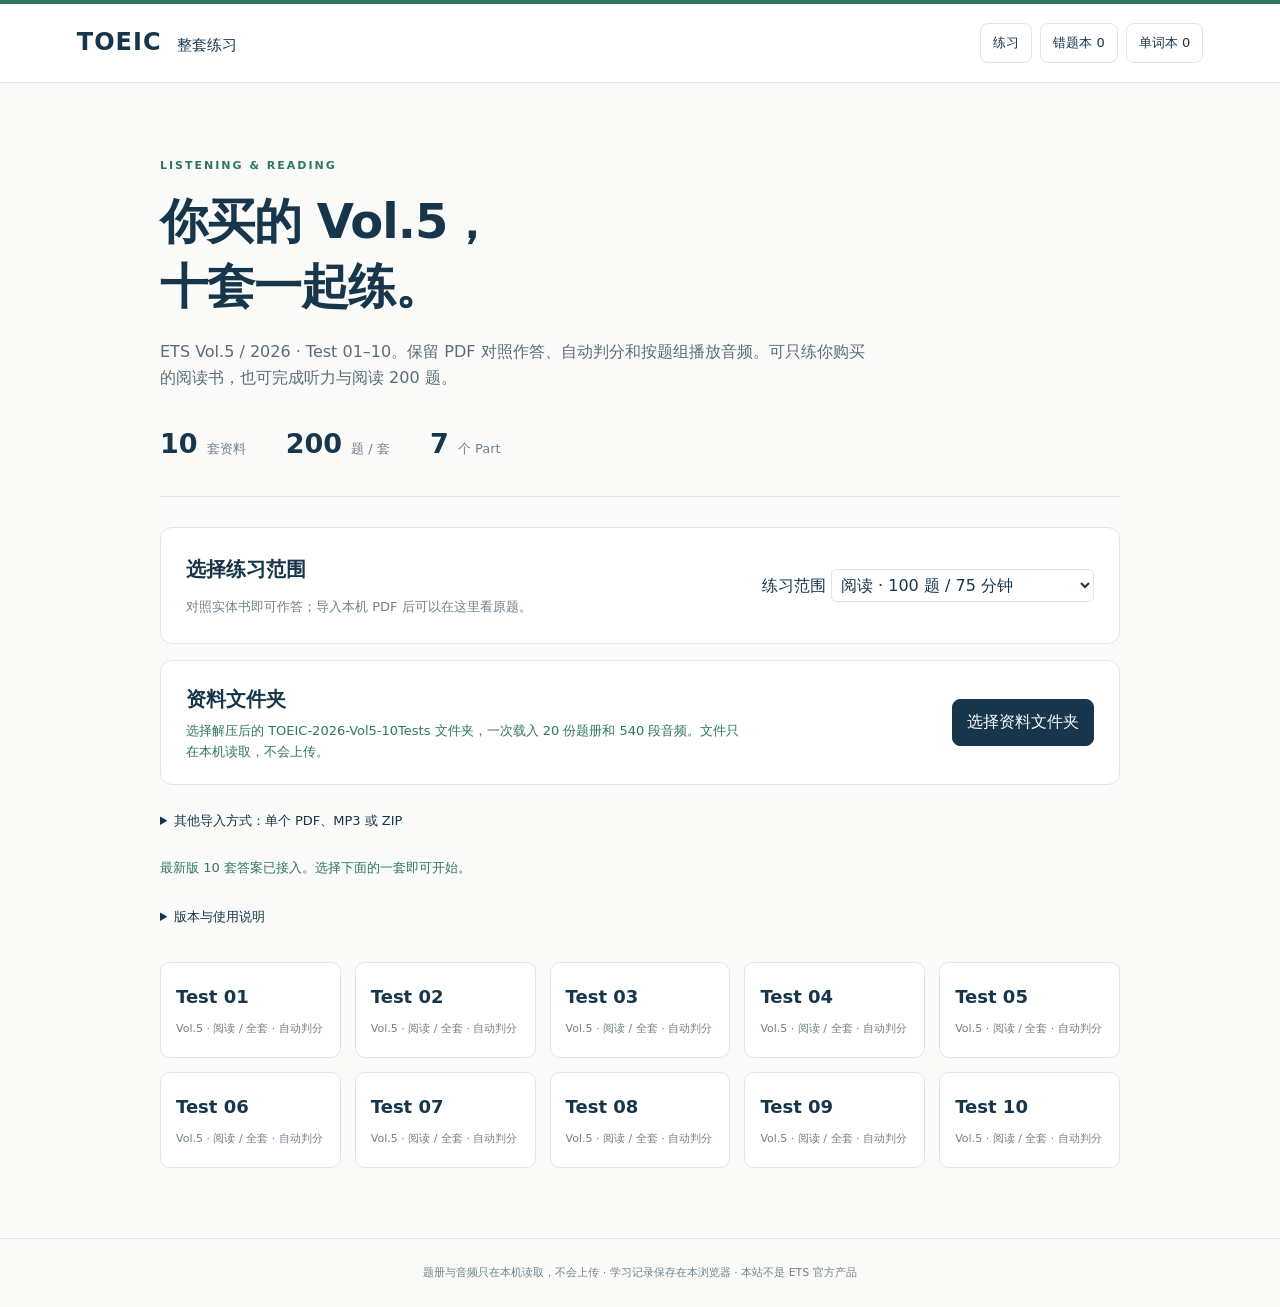
<file: index.html>
<!doctype html><html lang="zh-CN"><head><meta charset="utf-8"><meta name="viewport" content="width=device-width,initial-scale=1"><meta name="robots" content="noindex,nofollow"><title>托业 Vol.5 / 2026 · 十套练习</title><link rel="stylesheet" href="style.css"><link rel="stylesheet" href="notebooks.css"></head><body>
<header><a class="brand" href="#">TOEIC<span>整套练习</span></a><nav class="study-nav" aria-label="学习功能"><button id="nav-practice">练习</button><button id="nav-wrong">错题本 0</button><button id="nav-words">单词本 0</button></nav></header>
<main><p id="notebook-storage-status" class="notice warning notebook-banner" role="status"></p><section id="welcome"><div class="eyebrow">LISTENING & READING</div><h1>你买的 Vol.5，<br>十套一起练。</h1><p class="lead">ETS Vol.5 / 2026 · Test 01–10。保留 PDF 对照作答、自动判分和按题组播放音频。可只练你购买的阅读书，也可完成听力与阅读 200 题。</p><div class="facts"><span><strong>10</strong> 套资料</span><span><strong>200</strong> 题 / 套</span><span><strong>7</strong> 个 Part</span></div>
<div id="resume-card" class="resume-card" hidden><div><strong>有一套还没交卷</strong><span id="resume-text"></span></div><div class="resume-actions"><button id="resume-go" class="primary">继续作答</button><button id="resume-drop">放弃进度</button></div></div>
<div class="load-card"><div><h2>选择练习范围</h2><p>对照实体书即可作答；导入本机 PDF 后可以在这里看原题。</p></div><label>练习范围 <select id="practice-mode"><option value="RC">阅读 · 100 题 / 75 分钟</option><option value="FULL">听力＋阅读 · 200 题 / 120 分钟</option></select></label></div>
<section class="materials-card" aria-labelledby="materials-title"><div><h2 id="materials-title">资料文件夹</h2><p id="materials-status" role="status">选择解压后的 TOEIC-2026-Vol5-10Tests 文件夹，一次载入 20 份题册和 540 段音频。文件只在本机读取，不会上传。</p></div><div class="materials-actions"><button id="connect-folder" class="primary">选择资料文件夹</button><label id="folder-fallback" class="file-button primary" hidden>选择资料文件夹<input id="materials-input" type="file" webkitdirectory multiple aria-label="选择资料文件夹"></label><button id="reconnect-folder" class="primary" hidden>重新连接</button><button id="forget-folder" hidden>忘记文件夹</button></div></section>
<details class="source-note import-note"><summary>其他导入方式：单个 PDF、MP3 或 ZIP</summary><div class="import-grid"><label>阅读题册 RC<input id="book-rc" type="file" accept=".pdf" aria-label="导入新版阅读 PDF"></label><label>听力题册 LC<input id="book-lc" type="file" accept=".pdf" aria-label="导入新版听力 PDF"></label><label>分段音频 MP3<input id="audio-import" type="file" accept=".mp3" multiple aria-label="导入分段 MP3"></label><label>音频文件夹（电脑）<input id="audio-folder" type="file" webkitdirectory multiple aria-label="导入音频文件夹"></label><label>分段音频 ZIP<input id="audio-zip" type="file" accept=".zip" aria-label="导入分段音频 ZIP"></label></div><p>支持合订 PDF：ETS-2026-RC.pdf / ETS-2026-LC.pdf；也支持压缩包内的分套文件 Test-01-RC.pdf / Test-01-LC.pdf 等。音频命名示例：E26-T01-01.mp3、E26-T01-32-34.mp3。每套 54 段；Part 3、4 按三题一组。</p><p id="audio-import-status" role="status">尚未导入音频。可先使用实体书进行阅读练习。</p></details>
<p id="load-status" role="status" class="notice">最新版 10 套答案已接入。选择下面的一套即可开始。</p>
<details class="source-note"><summary>版本与使用说明</summary><p>对应你照片中的 ETS 토익 정기시험 기출문제집 5 1000 RC，以及配套 LC。出版社出版日期：2025 年 12 月 15 日，市场称 2026 版。每套 LC 100 题＋RC 100 题。</p><p>答案从 2026 配套答案页整理；答案页二维码已核对到 YBM 官方“기출 5 LC / RC”课程。扫描件不含版权页，未逐页与出版社原稿比对。判分结果供学习核对。</p><p><a href="https://www.ybmbooks.com/book/book_view.asp?seq=2999" target="_blank" rel="noopener">YBM 阅读书与学习资料 ↗</a> · <a href="https://www.ybmbooks.com/book/book_view.asp?seq=2998" target="_blank" rel="noopener">YBM 听力书与配套音频 ↗</a></p><p>网站不存储或上传题册、音频；刷新后需重新选取文件。旧版 2023 文件不会自动匹配新版答案。</p></details><div id="test-list" class="test-list"></div><section id="history" class="history" hidden><h2>成绩记录</h2><p class="small">只记录完整的一套（阅读 100 题或全套 200 题）。原始正确题数，不换算官方分数。</p><div id="history-list" class="history-list"></div></section></section>
<section id="practice" hidden><div class="session-head"><button id="back">← 套题目录</button><div><div class="eyebrow">ETS VOL.5 / 2026 · LISTENING & READING</div><h1 id="test-title">Test 01</h1></div><span id="clock" class="clock">120:00</span></div><div class="session-tools"><button id="start" class="primary">开始计时</button><button id="pause">暂停计时</button><button id="submit">交卷自动判分</button><label class="remember-label"><input id="remember-blanks" type="checkbox">把未答题也记入错题本</label><span id="answered">已答 0 / 200</span></div><p id="session-status" role="status" class="notice">对照题册作答。原答案在交卷后显示。</p>
<div class="workspace"><section class="paper"><div class="paper-head"><h2>原题册</h2><label>题册 <select id="pdf-section"><option value="RC">阅读 RC</option><option value="LC">听力 LC</option></select></label><a id="open-paper" target="_blank" rel="noopener">单独打开题册 ↗</a></div><p id="pdf-page-note" class="notice"></p><iframe id="paper-frame" title="当前套题题册"></iframe><p class="small">若手机不能显示内嵌 PDF，请点“单独打开题册”，再返回答题。</p><div class="audio-bar"><audio id="listening" hidden></audio><label>语速 <select id="rate"><option value="0.8">0.8×</option><option value="1" selected>1.0×</option><option value="1.15">1.15×</option></select></label></div><section class="segmented-audio"><h3>分段听力</h3><div class="segment-controls"><button id="play-question" class="primary" disabled>▶ 播放本题</button><button id="previous-segment" disabled>上一段</button><button id="next-segment" disabled>下一段</button><label><input id="segment-loop" type="checkbox">循环本段</label><label><input id="segment-continuous" type="checkbox">播完自动下一段（模考）</label></div><audio id="segment-audio" controls preload="metadata" hidden aria-label="本题分段播放器"></audio><p id="segment-status" class="notice" role="status"></p><details><summary>按题号选择片段（Part 3、4按三题一组）</summary><div id="segment-list"></div></details></section></section>
<section class="answer-panel"><div id="parts" class="parts"></div><div class="question-head"><h2 id="question-label">第 1 题</h2><div class="note-actions"><button id="add-current-word" aria-expanded="false" aria-controls="quick-word">＋ 记单词</button><button id="add-wrong">＋错题本</button><button id="mark" aria-pressed="false">标记难题</button></div></div><p id="wrong-history" class="wrong-history" hidden></p><form id="quick-word" class="quick-word" hidden><div class="quick-row"><input id="qw-term" maxlength="120" autocomplete="off" spellcheck="false" placeholder="输入单词或短语，回车保存" aria-label="单词或短语"><button type="button" id="qw-speak" title="发音" aria-label="发音">🔊</button><button type="submit" class="primary">保存</button><button type="button" id="qw-close" aria-label="收起">×</button></div><input id="qw-meaning" maxlength="2000" autocomplete="off" placeholder="释义（自动查询，可修改）" aria-label="释义"><p id="qw-status" class="small" role="status">输完单词稍等一下会自动查出释义。来源会记为当前套题和题号。</p><div id="qw-recent" class="qw-recent"></div></form><p class="small">题目与选项以左侧原题册及听力为准。</p><label class="small toggle"><input id="auto-next" type="checkbox">阅读题选完自动跳下一题</label><div id="choices" class="choices" role="group" aria-label="作答选项"></div><div class="question-nav"><button id="previous">← 上一题</button><button id="clear-answer">清除选择</button><button id="next">下一题 →</button></div><p id="question-feedback" class="notice"></p><div class="map-head"><h3>答题卡</h3><label><input id="marked-only" type="checkbox">只看标记</label></div><div class="map-legend"><span>空白：未答</span><span>绿点：已答</span><span>角标：标记</span><span>右下数字：错过次数</span></div><p class="shortcut-hint">键盘：A–D 或 1–4 选择 · ← → 换题 · P 播放/暂停 · M 标记 · W 记单词</p><div id="question-map" class="question-map"></div></section></div>
<section id="review" class="review" hidden><div class="review-head"><div><div class="eyebrow">REVIEW</div><h2>成绩与错题</h2><p id="review-summary"></p><p id="saved-wrong-status" role="status" class="notice"></p><div id="part-scores" class="part-scores"></div><p id="section-scores"></p></div><button id="retry" class="primary">重做错题</button></div><p>交卷自动判分；错误与未答题会自动标记。显示原始正确题数及正确率，不换算官方托业分数。</p><div class="review-tools"><button id="show-key" hidden>查看原答案</button><button id="hide-key" hidden>隐藏答案</button></div><img id="key-image" alt="本套原答案图片" hidden><details id="manual-grade"><summary>未匹配答案？导入文本核对</summary><p class="small">粘贴 200 个 A/B/C/D（按题号顺序），或“1 B、2 D…”这样的编号答案。</p><textarea id="key-text" rows="5" aria-label="答案文本" placeholder="1 B&#10;2 D&#10;…"></textarea><button id="grade">按文本答案核对</button><p id="grade-status" role="status"></p></details></section>
</section><section id="study-library" hidden>
<div id="library-eyebrow" class="eyebrow">MY NOTEBOOKS</div><h1 id="library-title" class="notebook-title">把错过的，学会。</h1>
<p class="notebook-intro">交卷留下错题，读题积累单词。复习时回到原题，再听一遍、再做一次。</p>
<div class="notebook-tools"><button id="export-notebooks">导出学习备份</button><label class="file-button">导入学习备份<input id="import-notebooks" type="file" accept=".json,application/json" aria-label="导入学习备份"></label></div>
<p class="backup-help">错题和单词会保存在当前浏览器，刷新后仍在。换电脑前导出 JSON，在另一台电脑导入；重复导入会合并记录。尚未启用自动云同步。</p>
<p id="last-export" class="backup-help"></p><p id="notebook-status" class="notice" role="status"></p>
<section id="wrong-library"><div class="notebook-filters"><label>套题 <select id="wrong-test-filter"><option value="0">全部套题</option><option value="1">Test 01</option><option value="2">Test 02</option><option value="3">Test 03</option><option value="4">Test 04</option><option value="5">Test 05</option><option value="6">Test 06</option><option value="7">Test 07</option><option value="8">Test 08</option><option value="9">Test 09</option><option value="10">Test 10</option></select></label><label>Part <select id="wrong-part-filter"><option value="0">全部</option><option value="1">Part 1</option><option value="2">Part 2</option><option value="3">Part 3</option><option value="4">Part 4</option><option value="5">Part 5</option><option value="6">Part 6</option><option value="7">Part 7</option></select></label><label>状态 <select id="wrong-status-filter"><option value="active">待复习</option><option value="mastered">已掌握</option><option value="all">全部</option></select></label><label>排序 <select id="wrong-sort"><option value="question">按套题和题号</option><option value="count">答错次数多→少</option><option value="recent">最近出错</option></select></label><input id="wrong-search" type="search" placeholder="搜索题号、套题或笔记" aria-label="搜索错题"></div><p id="wrong-summary" class="notice"></p><div id="wrong-parts" class="wrong-parts"></div><div id="wrong-list"></div></section>
<section id="word-library" hidden><div class="review-bar"><button id="word-review-start" class="primary">开始卡片复习</button><span id="word-review-info" class="small"></span></div><section id="word-review" class="word-review" hidden aria-live="polite"><p id="wr-progress" class="small"></p><div class="flash"><h2 id="wr-term"></h2><button id="wr-speak" type="button">🔊 发音</button><p id="wr-source" class="note-meta"></p><div id="wr-answer" hidden><p id="wr-meaning" class="word-meaning"></p><p id="wr-example" class="word-example"></p></div></div><div class="note-actions flash-actions"><button id="wr-show" class="primary">显示释义（空格）</button><button id="wr-no" hidden>不认识（1）</button><button id="wr-yes" class="primary" hidden>认识（2）</button><button id="wr-exit">结束复习（Esc）</button></div><p class="small">连续认识 3 次自动标为已掌握；不认识的词本轮会再出现。</p></section><form id="word-form" class="word-form"><h2>记一个单词或短语</h2><div class="word-fields"><label>单词 / 短语<input id="word-term" required maxlength="120" autocomplete="off" placeholder="例如：reschedule"></label><label>中文释义<input id="word-meaning" maxlength="2000" placeholder="输入单词后自动查询，可修改"></label><label class="wide">例句<textarea id="word-example" rows="2" maxlength="3000" placeholder="记下原句或自己的例句"></textarea></label><label class="wide">笔记<textarea id="word-note" rows="2" maxlength="3000" placeholder="词根、搭配或容易混淆的词"></textarea></label><label>来源套题<select id="word-test"><option value="0">自选单词</option><option value="1">Test 01</option><option value="2">Test 02</option><option value="3">Test 03</option><option value="4">Test 04</option><option value="5">Test 05</option><option value="6">Test 06</option><option value="7">Test 07</option><option value="8">Test 08</option><option value="9">Test 09</option><option value="10">Test 10</option></select></label><label>来源题号（可选）<input id="word-question" type="number" min="1" max="200" placeholder="1–200"></label></div><div class="note-actions"><button id="word-save" type="submit" class="primary">加入单词本</button><button id="word-cancel" type="button" hidden>取消编辑</button></div></form>
<div class="notebook-filters"><input id="word-search" type="search" placeholder="搜索单词、释义或笔记" aria-label="搜索单词"><label>状态 <select id="word-status-filter"><option value="all">全部</option><option value="active">学习中</option><option value="mastered">已掌握</option></select></label><label><input id="word-hide-meanings" type="checkbox">遮住释义，自测</label></div><p id="word-summary" class="notice"></p><div id="word-list"></div></section></section></main><footer>题册与音频只在本机读取，不会上传 · 学习记录保存在本浏览器 · 本站不是 ETS 官方产品</footer><script src="keys-ets2026.js"></script><script src="app-2026.js"></script><script src="notebooks.js"></script><script src="split-book-fingerprints.js"></script><script src="split-books.js"></script><script src="materials.js"></script><script src="session.js"></script><script src="words.js"></script></body></html>
</file>
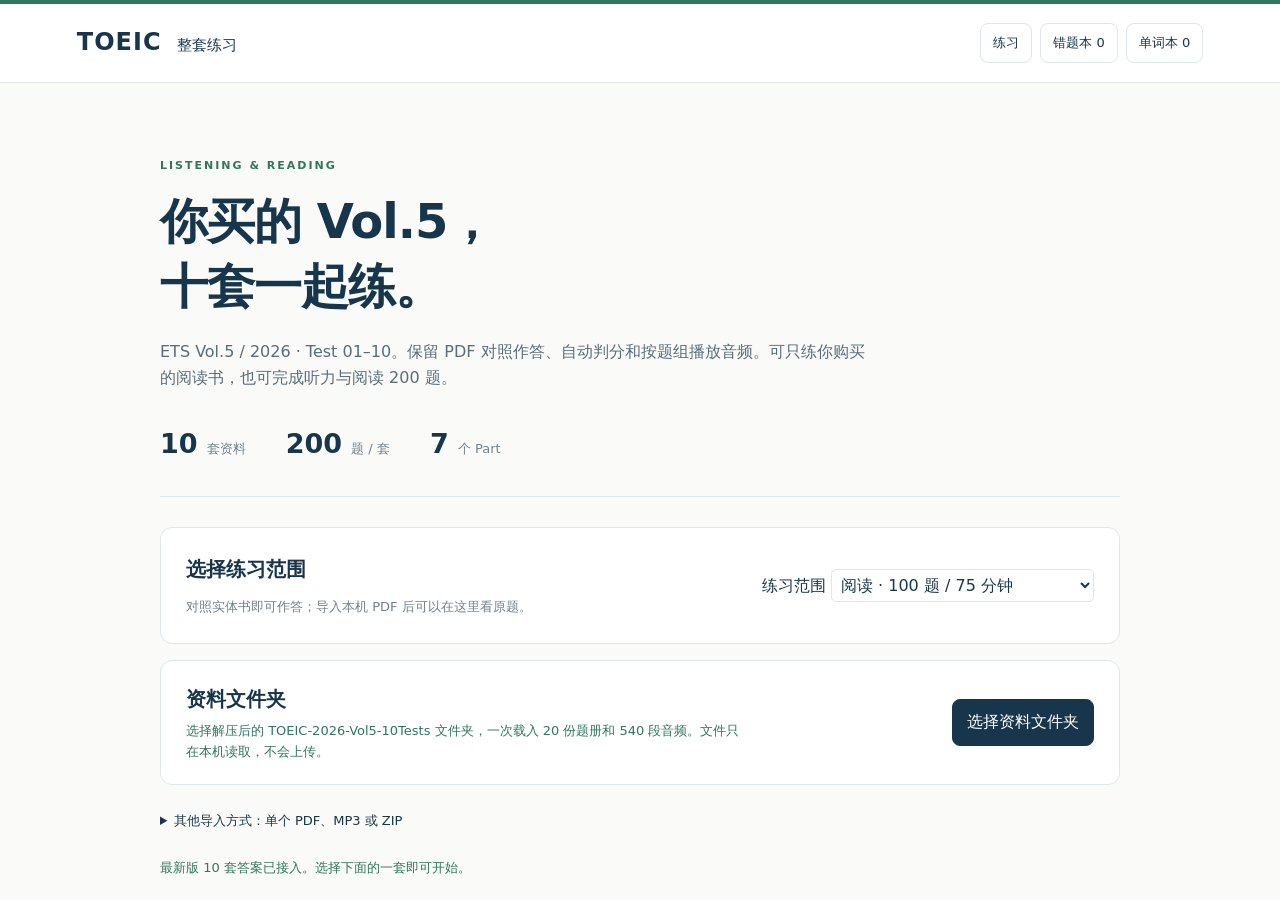
<file: pdf.html>
<!doctype html><html lang="zh-CN"><head><meta charset="utf-8"><meta name="robots" content="noindex,nofollow"><meta http-equiv="refresh" content="0;url=./"><title>托业 Vol.5 / 2026</title><link rel="canonical" href="./"></head><body><p>页面已合并到 <a href="./">首页</a>。</p></body></html>
</file>
<file: style.css>
:root{--ink:#18364b;--green:#31765f;--muted:#71818b;--line:#dde6e9;--paper:#fafbf9;--orange:#a56d32}*{box-sizing:border-box}[hidden]{display:none!important}body{margin:0;background:var(--paper);font-family:system-ui,"Microsoft YaHei",sans-serif;color:var(--ink);line-height:1.65}button,input,select,textarea{font:inherit}button,a,input,select{touch-action:manipulation}a{color:var(--green);text-underline-offset:4px}button{border:1px solid var(--line);border-radius:8px;padding:9px 14px;background:white;color:var(--ink);cursor:pointer}button:hover{border-color:var(--green)}button:disabled{opacity:.4;cursor:default}button:focus-visible,a:focus-visible,input:focus-visible,select:focus-visible{outline:3px solid #8ab8a5;outline-offset:3px}.primary{background:var(--ink);color:white;border:1px solid var(--ink)}header{height:83px;border-top:4px solid var(--green);border-bottom:1px solid var(--line);background:white;display:flex;align-items:center;justify-content:space-between;padding:0 6vw}.brand{font-weight:750;font-size:24px;color:var(--ink);text-decoration:none;letter-spacing:1px}.brand span{font-weight:450;font-size:15px;margin-left:15px;letter-spacing:0}.quiet{color:var(--muted);font-size:13px}main{max-width:1380px;margin:0 auto;padding:50px 5vw 70px}#welcome{max-width:960px;margin:0 auto}.eyebrow{font-size:11px;letter-spacing:2px;color:var(--green);font-weight:700}h1{font-size:clamp(30px,4vw,48px);line-height:1.35;margin:14px 0 20px;font-weight:650;letter-spacing:-1px}h2{font-size:20px;margin:0 0 10px;font-weight:600}h3{font-size:15px;font-weight:600}.lead{font-size:16px;color:#586d78;max-width:720px;margin:0}.facts{display:flex;gap:40px;border-bottom:1px solid var(--line);padding:30px 0;margin-bottom:30px}.facts span{font-size:13px;color:var(--muted)}.facts strong{font-size:27px;font-weight:550;color:var(--ink);margin-right:5px}.load-card{display:flex;gap:25px;align-items:center;justify-content:space-between;border:1px solid var(--line);padding:25px;background:white;border-radius:12px}.load-card p{margin:0;color:var(--muted);font-size:13px}.load-card b{font-weight:500;color:var(--ink)}.file-button{white-space:nowrap;padding:12px 18px;border-radius:8px;cursor:pointer}.file-button input{position:absolute;width:1px;height:1px;overflow:hidden;clip-path:inset(50%)}.file-button:focus-within{outline:3px solid #8ab8a5;outline-offset:3px}.notice{color:var(--green);font-size:13px;min-height:24px}.source-note{font-size:13px;color:var(--muted);margin:25px 0}.source-note summary{cursor:pointer;color:var(--ink)}.test-list{display:grid;grid-template-columns:repeat(5,1fr);gap:14px;margin-top:35px}.test-card{text-align:left;background:white;border:1px solid var(--line);border-radius:10px;padding:19px 15px}.test-card strong{display:block;font-size:18px;font-weight:550}.test-card span{display:block;font-size:11px;color:var(--muted);margin-top:8px}.session-head{display:flex;align-items:center;gap:25px}.session-head h1{font-size:29px;margin:4px 0}.clock{font-variant-numeric:tabular-nums;font-size:27px;margin-left:auto}.session-tools{display:flex;align-items:center;gap:10px;flex-wrap:wrap;margin:22px 0 10px}.session-tools span{font-size:13px;color:var(--muted);margin-left:auto}.workspace{display:grid;grid-template-columns:minmax(0,1.5fr) minmax(320px,1fr);gap:25px;margin-top:25px}.paper,.answer-panel{min-width:0;background:white;border:1px solid var(--line);border-radius:10px;padding:18px}.paper-head{display:flex;justify-content:space-between;align-items:center;margin-bottom:12px}.paper-head h2{font-size:16px;margin:0}.paper-head a{font-size:12px}iframe{width:100%;height:660px;border:1px solid var(--line);background:#eee}.small{font-size:12px;color:var(--muted)}.audio-bar{display:flex;gap:8px;align-items:center;flex-wrap:wrap;border-top:1px solid var(--line);padding-top:15px;font-size:12px}.audio-bar audio{width:100%;height:40px}.audio-bar label{display:flex;gap:8px;align-items:center}select{padding:5px;border:1px solid var(--line);border-radius:5px;background:white;color:var(--ink)}.parts{display:flex;gap:5px;flex-wrap:wrap;padding-bottom:20px;border-bottom:1px solid var(--line)}.parts button{font-size:11px;padding:7px 9px}.parts button.selected{background:var(--green);color:white;border-color:var(--green)}.question-head{display:flex;align-items:center;justify-content:space-between;gap:10px;margin:20px 0 8px}.question-head h2{margin:0;font-size:21px}.question-head button{font-size:12px}.question-head button[aria-pressed=true]{color:var(--orange);border-color:var(--orange)}.choices{display:grid;grid-template-columns:repeat(4,1fr);gap:10px;margin:23px 0}.choices button{padding:17px;font-size:18px}.choices button[aria-pressed=true]{background:var(--green);color:white;border-color:var(--green)}.question-nav{display:flex;gap:8px;justify-content:space-between}.question-nav button{font-size:11px;padding:8px}.map-head{display:flex;align-items:center;justify-content:space-between;margin-top:22px}.map-head h3{margin:0}.map-head label{font-size:12px}.map-legend{display:flex;gap:12px;color:var(--muted);font-size:10px;margin:10px 0}.question-map{display:grid;grid-template-columns:repeat(10,1fr);gap:5px;max-height:390px;overflow-y:auto;padding:3px}.question-map button{font-size:10px;min-width:0;padding:6px 0;position:relative;font-variant-numeric:tabular-nums}.question-map button.current{border:2px solid var(--ink);padding:5px 0}.question-map button.answered{color:var(--green);background:#eef6f0}.question-map button.marked:after{content:"";width:5px;height:5px;background:var(--orange);border-radius:50%;position:absolute;right:2px;top:2px}.question-map button.wrong{border-color:#b15a51;color:#a3453c;background:#fff3f1}.question-map button.correct{border-color:var(--green)}.review{border-top:1px solid var(--line);margin-top:35px;padding-top:28px}.review-head{display:flex;gap:20px;align-items:center;justify-content:space-between}.review p{color:var(--muted);font-size:13px}.review-tools{display:flex;gap:10px;margin:18px 0}.review img{display:block;max-width:100%;width:900px;border:1px solid var(--line)}.review details{margin-top:25px;font-size:13px}.review textarea{display:block;width:100%;max-width:700px;padding:10px;margin:10px 0;border:1px solid var(--line);border-radius:7px}.warning{color:#a3453c!important}footer{text-align:center;border-top:1px solid var(--line);padding:25px;font-size:11px;color:var(--muted)}@media(max-width:900px){.workspace{grid-template-columns:1fr}.question-map{max-height:260px}.test-list{grid-template-columns:repeat(3,1fr)}iframe{height:520px}}@media(max-width:540px){header{padding:0 20px;height:70px}.brand{font-size:20px}.brand span{font-size:12px;margin-left:8px}.quiet{display:none}main{padding:30px 18px 45px}.facts{gap:23px}.facts strong{font-size:23px}.load-card{display:block;padding:20px}.file-button{display:inline-block;margin-top:18px}.test-list{grid-template-columns:repeat(2,1fr);gap:10px}.session-head{gap:12px;flex-wrap:wrap}.session-head>button{width:100%;text-align:left;border:0;background:none;padding:0}.session-head .eyebrow{font-size:9px}.session-head h1{font-size:25px}.clock{font-size:22px}.session-tools button{font-size:12px;padding:8px 10px}.session-tools span{width:100%;margin:0}.paper,.answer-panel{padding:14px}.review-head{display:block}.review-head button{margin-top:10px}iframe{height:460px}}

.choices button.correct{border-color:var(--green);background:#e9f5ee;color:var(--green)}.choices button.wrong{border-color:#a3453c;background:#fff0ee;color:#a3453c}.choices button:disabled{opacity:1}.part-scores{display:flex;gap:8px;flex-wrap:wrap;margin:14px 0}.part-scores div{background:#eef4f2;border-radius:6px;padding:8px 12px;font-size:12px}.answer-panel{align-self:start}@media(min-width:941px){.answer-panel{position:sticky;top:15px}}

.segmented-audio{border-top:1px solid var(--line);margin-top:20px;padding-top:18px}.segment-controls{display:flex;align-items:center;gap:7px;flex-wrap:wrap}.segment-controls button{font-size:12px;padding:8px 11px}.segment-controls label{font-size:12px}.segment-group{margin-top:16px}.segment-group h3{margin:8px 0}.segment-buttons{display:flex;flex-wrap:wrap;gap:6px}.segment-buttons button{font-size:12px;padding:7px 11px}.segment-buttons button.selected{background:var(--green);color:white;border-color:var(--green)}.segmented-audio details{color:var(--ink)}

#segment-audio{width:100%;height:42px;margin-top:12px}

.import-grid{display:grid;grid-template-columns:1fr 1fr;gap:18px;margin:20px 0}.import-grid label{display:block;color:var(--ink)}.import-grid input{display:block;max-width:100%;font-size:12px;margin-top:8px}.paper-head{flex-wrap:wrap;gap:12px}#segment-list{display:flex;flex-wrap:wrap;gap:6px;margin-top:15px}#segment-list button{font-size:12px;padding:7px 10px}@media(max-width:540px){.import-grid{grid-template-columns:1fr}.load-card select{max-width:100%;margin-top:12px}}

.materials-card,.resume-card{display:flex;gap:20px;align-items:center;justify-content:space-between;border:1px solid var(--line);background:white;border-radius:12px;padding:22px 25px;margin-top:16px}.materials-card h2{margin:0 0 4px}.materials-card p{margin:0;font-size:13px;color:var(--muted);max-width:560px}.materials-card p:not(.warning){color:var(--green)}.materials-actions,.resume-actions{display:flex;gap:8px;flex-wrap:wrap;justify-content:flex-end}.materials-actions .file-button{position:relative;padding:9px 14px}.resume-card{border-color:#e3c8a6;background:#fffaf3;margin:0 0 16px}.resume-card strong{display:block;font-weight:600}.resume-card span{font-size:13px;color:var(--muted)}
.test-card span+span{margin-top:3px;color:var(--green)}
.history{margin-top:40px}.history-list{overflow-x:auto}.history table{width:100%;border-collapse:collapse;font-size:13px;font-variant-numeric:tabular-nums;background:white}.history th,.history td{text-align:left;padding:9px 12px;border-bottom:1px solid var(--line);white-space:nowrap}.history th{font-weight:600;color:var(--muted);font-size:12px}
.toggle{display:flex;align-items:center;gap:6px;margin-top:-4px}.shortcut-hint{font-size:11px;color:var(--muted);margin:0 0 10px}
@media(max-width:720px){.materials-card,.resume-card{display:block;padding:18px}.materials-actions,.resume-actions{justify-content:flex-start;margin-top:14px}.shortcut-hint{display:none}}

/* 练习页：铺满宽度，题册占剩余空间，高度跟随窗口 */
main:has(#practice:not([hidden])){max-width:none;padding:28px 2vw 50px}
@media(min-width:901px){.workspace{grid-template-columns:minmax(0,1fr) 400px;gap:18px}.parts{flex-wrap:nowrap}.parts button{flex:1;padding:7px 0;white-space:nowrap}.paper{padding:12px 14px}.paper iframe{height:calc(100vh - 110px);min-height:560px}.paper .small{margin:6px 0 0}}
@media(min-width:901px) and (max-width:1200px){.workspace{grid-template-columns:minmax(0,1fr) 340px}.choices button{padding:13px}}
/* 右栏不超过一屏：题目与选项在上，答题卡占满剩余高度并在内部滚动 */
@media(min-width:901px){.answer-panel{position:sticky;top:12px;height:calc(100vh - 24px);min-height:520px;display:flex;flex-direction:column;overflow-y:auto;padding:14px 16px}.answer-panel>*{flex:none}.answer-panel .parts{padding-bottom:12px}.answer-panel .question-head{margin:12px 0 6px}.answer-panel .choices{margin:12px 0}.answer-panel .choices button{padding:12px}.answer-panel #question-feedback{min-height:0;margin:6px 0}.answer-panel .map-head{margin-top:8px}.answer-panel .map-legend{margin:4px 0}.answer-panel .question-map{flex:1 1 0;min-height:150px;max-height:none;align-content:start;position:relative}}
</file>
<file: notebooks.css>
.study-nav{display:flex;gap:8px;flex-wrap:wrap}.study-nav button{font-size:13px;padding:8px 12px}.notebook-banner{margin:0}.notebook-title{margin-bottom:12px}.notebook-intro{font-size:14px;color:var(--muted);max-width:780px}.notebook-tools{display:flex;align-items:center;gap:10px;flex-wrap:wrap;border-bottom:1px solid var(--line);padding:18px 0 24px;margin-bottom:28px}.notebook-tools button,.notebook-tools label{font-size:13px}.notebook-tools .file-button{background:#fff;border:1px solid var(--line);padding:8px 12px;color:var(--ink)}.notebook-filters{display:flex;gap:12px;align-items:center;flex-wrap:wrap;margin:20px 0}.notebook-filters label{font-size:13px}.notebook-filters input[type=search]{min-width:200px;flex:1}.notebook-filters input,.word-form input,.word-form textarea,.note-card textarea{font:inherit;border:1px solid var(--line);border-radius:7px;padding:10px 12px;color:var(--ink);background:#fff;max-width:100%;min-width:0}.word-form{border:1px solid var(--line);background:white;border-radius:12px;padding:24px;margin:22px 0}.word-form h2{color:#31765f}.word-fields{display:grid;grid-template-columns:1fr 1fr;gap:16px}.word-fields label{display:flex;flex-direction:column;gap:6px;font-size:13px}.word-fields .wide{grid-column:1/-1}.word-fields textarea{resize:vertical}.word-fields select{height:43px}.note-actions{display:flex;gap:8px;flex-wrap:wrap;margin-top:14px}.note-actions button{font-size:12px;padding:7px 11px}.notebook-group-head{display:flex;align-items:center;justify-content:space-between;gap:12px;margin:30px 0 12px}.notebook-group-head h2{margin:0}.notebook-group-head button{font-size:12px}.note-card{padding:20px;background:#fff;border:1px solid var(--line);border-radius:10px;margin:12px 0}.note-card-head{display:flex;align-items:center;gap:12px;justify-content:space-between}.note-card-head h3{font-size:18px;margin:0;overflow-wrap:anywhere}.note-badge{color:var(--green);font-size:11px;white-space:nowrap}.note-meta{font-size:12px;color:var(--muted);white-space:pre-wrap;overflow-wrap:anywhere}.note-card textarea{width:100%;font-size:13px;resize:vertical}.word-meaning{white-space:pre-wrap;color:var(--ink)}.word-example{border-left:2px solid #cbded5;padding-left:12px;white-space:pre-wrap;overflow-wrap:anywhere}.empty-note{font-size:14px;color:var(--muted);padding:30px 0}.remember-label{font-size:12px;display:flex;align-items:center;gap:5px}#study-library{max-width:960px;margin:0 auto}#wrong-library h2{color:#a56d32}#word-list{display:grid;grid-template-columns:1fr 1fr;gap:14px}#word-list .note-card{margin:0}#word-list .empty-note{grid-column:1/-1}.backup-help{font-size:12px;color:var(--muted);margin:0 0 20px}@media(max-width:720px){header{height:auto;min-height:83px;gap:14px;flex-wrap:wrap;padding-top:15px;padding-bottom:15px}.study-nav{width:100%}.study-nav button{flex:1}.word-fields{grid-template-columns:1fr}.word-fields .wide{grid-column:auto}#word-list{grid-template-columns:1fr}.word-form{padding:18px}.notebook-filters input[type=search]{width:100%;min-width:0}.notebook-filters{align-items:flex-start}.note-card{padding:16px}.notebook-tools .file-button{margin-top:0}}

.wrong-history{margin:0 0 4px;font-size:12px;color:#a3453c;overflow-wrap:anywhere}.question-map button[data-wrong]:before{content:attr(data-wrong);position:absolute;right:2px;bottom:1px;font-size:8px;line-height:1;color:#a3453c;font-weight:700}.question-map button.wrong-done[data-wrong]:before{color:var(--muted)}
.wrong-count{display:inline-block;background:#fff0ee;color:#a3453c;border-radius:5px;padding:1px 7px;font-weight:600;margin-right:4px}.wrong-count.many{background:#a3453c;color:#fff}
.wrong-parts{display:flex;gap:6px;flex-wrap:wrap;margin:6px 0 4px}.wrong-parts button{font-size:12px;padding:6px 10px}.wrong-parts button[aria-pressed=true]{background:#a56d32;color:#fff;border-color:#a56d32}

.quick-word{border:1px solid #cbded5;background:#f6faf8;border-radius:10px;padding:12px;margin:4px 0 10px}.quick-row{display:flex;gap:6px}.quick-row input{flex:1;min-width:0}.quick-word input{font:inherit;border:1px solid var(--line);border-radius:7px;padding:8px 10px;color:var(--ink);background:#fff;width:100%}.quick-row button{padding:7px 10px;font-size:13px}#qw-meaning{margin-top:6px}.quick-word .small{margin:6px 0 0}.qw-recent{display:flex;gap:5px;flex-wrap:wrap;margin-top:8px}.qw-recent button{font-size:11px;padding:4px 8px;max-width:100%;overflow:hidden;text-overflow:ellipsis;white-space:nowrap}
.review-bar{display:flex;align-items:center;gap:12px;flex-wrap:wrap;margin:10px 0 0}.word-review{border:1px solid var(--line);background:#fff;border-radius:12px;padding:24px;margin:18px 0}.flash{text-align:center;padding:20px 0}.flash h2{font-size:clamp(28px,5vw,44px);margin:0 0 10px;color:var(--ink);overflow-wrap:anywhere}.flash #wr-answer{margin-top:18px}.flash .word-meaning{font-size:18px}.flash .word-example{text-align:left;max-width:640px;margin:10px auto 0}.flash-actions{justify-content:center}.flash-actions button{min-width:120px;padding:10px 16px;font-size:14px}
.question-head{flex-wrap:wrap;row-gap:8px}.question-head h2{white-space:nowrap}
</file>
